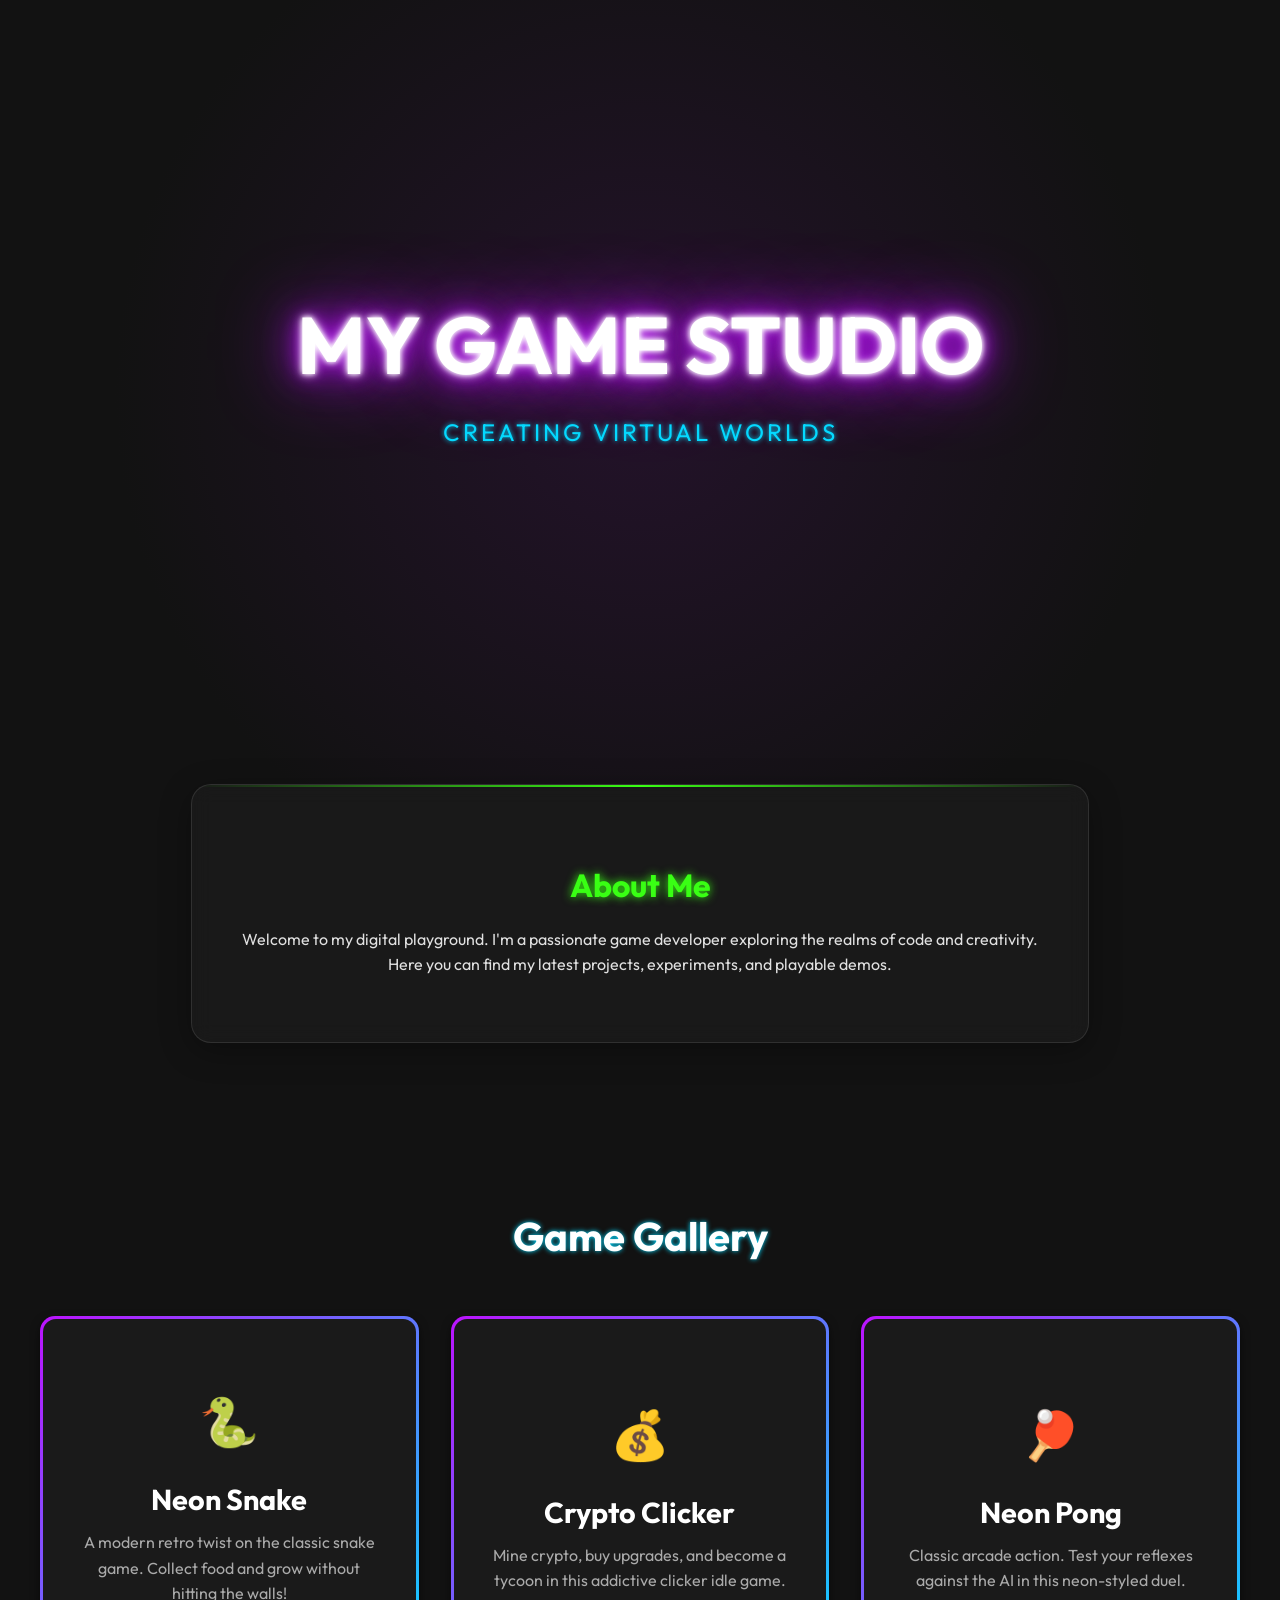
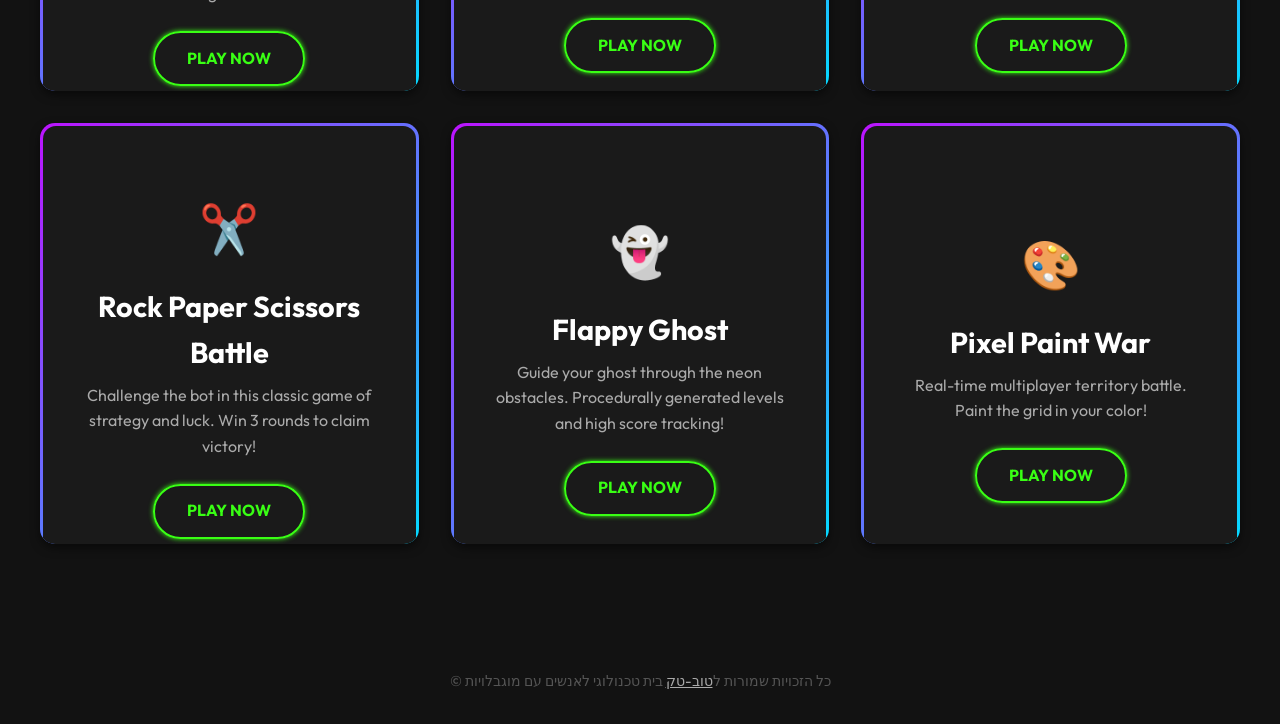
<file: index.html>
<!DOCTYPE html>
<html lang="en">

<head>
  <meta charset="UTF-8">
  <meta name="viewport" content="width=device-width, initial-scale=1.0">
  <title>My Game Studio | Portfolio</title>
  <link rel="stylesheet" href="styles.css">
  <link rel="manifest" href="manifest.json">
  <link rel="icon" href="icons/icon.svg" type="image/svg+xml">
  <link rel="apple-touch-icon" href="icons/icon.svg">
  <meta name="theme-color" content="#00ff88">
  <meta name="apple-mobile-web-app-capable" content="yes">
  <meta name="apple-mobile-web-app-status-bar-style" content="black-translucent">
</head>

<body>

  <section class="hero-section">
    <div class="hero-content">
      <h1 class="neon-title">My Game Studio</h1>
      <div class="subtitle">Creating Virtual Worlds</div>

    </div>
  </section>

  <section class="about-section">
    <h2>About Me</h2>
    <p>
      Welcome to my digital playground. I'm a passionate game developer exploring the realms of code and
      creativity.
      Here you can find my latest projects, experiments, and playable demos.
    </p>
  </section>

  <div class="gallery-container">
    <h2 class="section-title">Game Gallery</h2>

    <div class="games-grid">
      <!-- Snake Game Card -->
      <a href="games/01-neon-snake/src/snake.html" class="game-card">
        <div class="card-content">
          <div class="card-icon">🐍</div>
          <div class="game-title">Neon Snake</div>
          <div class="game-desc">A modern retro twist on the classic snake game. Collect food and grow without
            hitting the walls!
          </div>
          <div class="play-btn">Play Now</div>
        </div>
      </a>

      <!-- Crypto Clicker Card -->
      <a href="games/02-crypto-clicker/src/clicker.html" class="game-card">
        <div class="card-content">
          <div class="card-icon">💰</div>
          <div class="game-title">Crypto Clicker</div>
          <div class="game-desc">Mine crypto, buy upgrades, and become a tycoon in this addictive clicker idle
            game.
          </div>
          <div class="play-btn">Play Now</div>
        </div>
      </a>

      <!-- Pong Game Card -->
      <a href="games/03-pong/src/pong.html" class="game-card">
        <div class="card-content">
          <div class="card-icon">🏓</div>
          <div class="game-title">Neon Pong</div>
          <div class="game-desc">Classic arcade action. Test your reflexes against the AI in this neon-styled
            duel.
          </div>
          <div class="play-btn">Play Now</div>
        </div>
      </a>

      <!-- Rock Paper Scissors Card -->
      <a href="games/04-rock-paper-scissors/src/index.html" class="game-card">
        <div class="card-content">
          <div class="card-icon">✂️</div>
          <div class="game-title">Rock Paper Scissors Battle</div>
          <div class="game-desc">Challenge the bot in this classic game of strategy and luck. Win 3 rounds to
            claim victory!
          </div>
          <div class="play-btn">Play Now</div>
        </div>
      </a>

      <!-- Flappy Ghost Card -->
      <a href="games/05-flappy-ghost/index.html" class="game-card">
        <div class="card-content">
          <div class="card-icon">👻</div>
          <div class="game-title">Flappy Ghost</div>
          <div class="game-desc">Guide your ghost through the neon obstacles. Procedurally generated levels
            and high score tracking!
          </div>
          <div class="play-btn">Play Now</div>
        </div>
      </a>

      <!-- Pixel Paint War Card -->
      <a href="games/06-pixel-paint-war/src/index.html" class="game-card">
        <div class="card-content">
          <div class="card-icon">🎨</div>
          <div class="game-title">Pixel Paint War</div>
          <div class="game-desc">Real-time multiplayer territory battle. Paint the grid in your color!</div>
          <div class="play-btn">Play Now</div>
        </div>
      </a>
    </div>
  </div>

  <div style="text-align: center; margin-bottom: 4rem;">
    <button id="install-pwa" style="margin: 0 auto; display: none;">Install App</button>
  </div>

  <footer>
    <p>&copy; כל הזכויות שמורות ל<a href="https://tovtech.org" target="_blank"
        style="color: #aaa; text-decoration: underline;">טוב-טק</a> בית טכנולוגי לאנשים עם מוגבלויות</p>
  </footer>

</body>


<script type="module">
  if ("serviceWorker" in navigator) {
    try {
      let deferredPrompt;
      const installBtn = document.querySelector("#install-pwa");

      addEventListener("beforeinstallprompt", e => {
        console.log("beforeinstallprompt fired");
        // Prevent the mini-infobar from taking over the screen
        e.preventDefault();
        // Stash the event so it can be triggered later.
        deferredPrompt = e;
        // Update UI notify the user they can install the PWA
        installBtn.style.display = "block";
      });

      installBtn.addEventListener("click", async () => {
        // Show the install prompt
        deferredPrompt.prompt();
        // Wait for the user to respond to the prompt
        const { outcome } = await deferredPrompt.userChoice;
        console.log(`User response to the install prompt: ${outcome}`);
        // We've used the prompt, and can't use it again, throw it away
        deferredPrompt = null;
        // Hide the button again
        installBtn.style.display = "none";
      });

      const registration = await navigator.serviceWorker.register("./sw.js");
      console.log("ServiceWorker registration successful with scope: ", registration.scope);
    } catch (error) {
      console.error("ServiceWorker registration failed:", error);
    }

  }
</script>

</html>
</file>
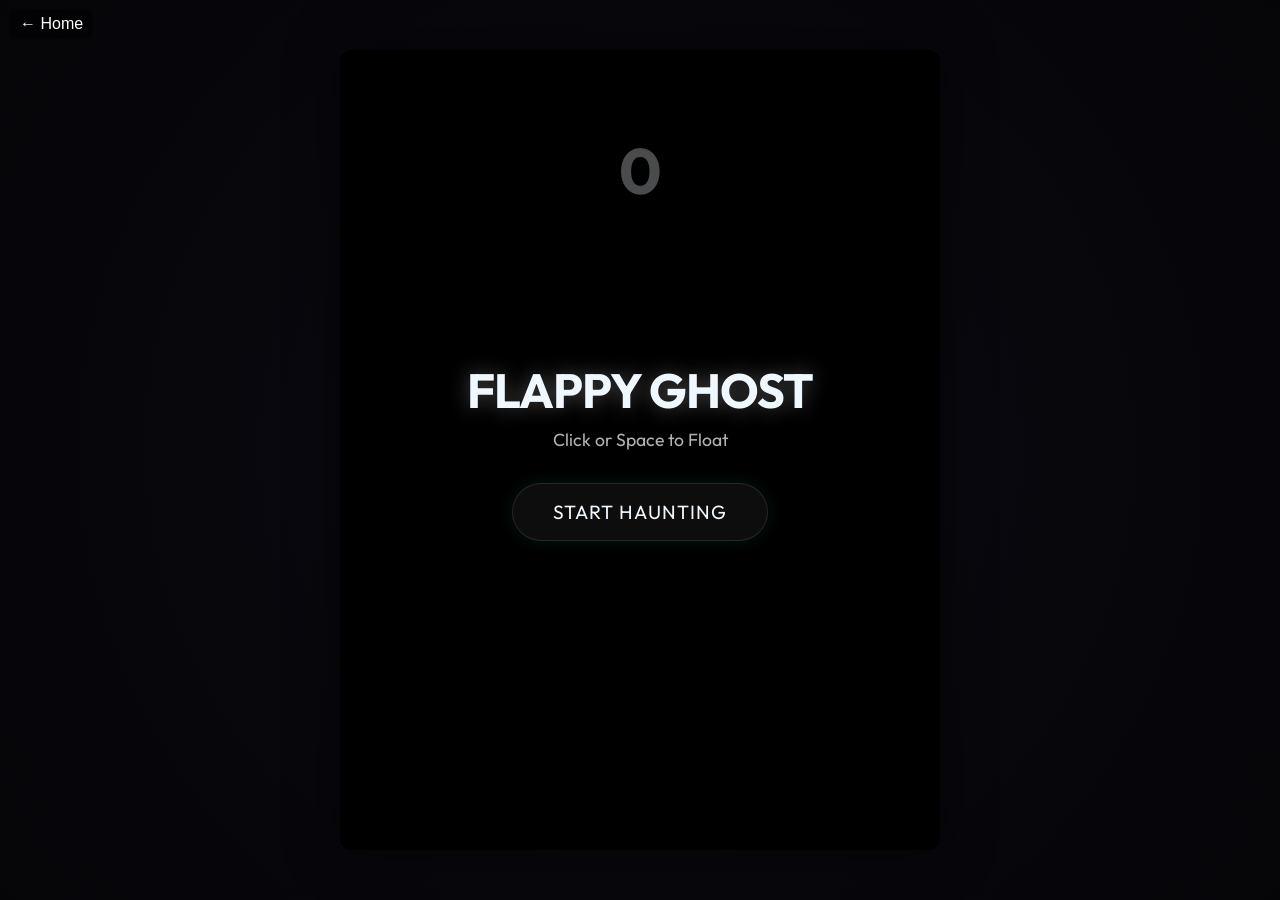
<file: games/05-flappy-ghost/index.html>
<!DOCTYPE html>
<html lang="en">

<head>
    <meta charset="UTF-8">
    <meta name="viewport" content="width=device-width, initial-scale=1.0">
    <title>Flappy Ghost | Procedural Ghost Game</title>
    <link rel="preconnect" href="https://fonts.googleapis.com">
    <link rel="preconnect" href="https://fonts.gstatic.com" crossorigin>
    <link href="https://fonts.googleapis.com/css2?family=Outfit:wght@300;500;700&display=swap" rel="stylesheet">
    <style>
        :root {
            --neon-green: #00ff88;
            --ghost-white: #f0f8ff;
            --bg-dark: #0a0a12;
            --bg-deep: #050508;
            --glass-bg: rgba(255, 255, 255, 0.05);
            --glass-border: rgba(255, 255, 255, 0.1);
        }

        * {
            margin: 0;
            padding: 0;
            box-sizing: border-box;
        }

        body {
            font-family: 'Outfit', sans-serif;
            background: radial-gradient(circle at center, var(--bg-dark) 0%, var(--bg-deep) 100%);
            color: var(--ghost-white);
            height: 100vh;
            width: 100vw;
            overflow: hidden;
            display: flex;
            justify-content: center;
            align-items: center;
            position: relative;
        }

        #game-container {
            position: relative;
            width: 100%;
            height: 100%;
            max-width: 600px;
            /* Constrain on large screens for better gameplay feel */
            max-height: 800px;
            box-shadow: 0 0 50px rgba(0, 0, 0, 0.5);
            border-radius: 12px;
            overflow: hidden;
            background: #000;
        }

        /* Mobile Responsive Adjustments */
        @media (max-width: 768px) {
            #game-container {
                max-width: 100%;
                max-height: 100%;
                border-radius: 0;
            }
        }

        canvas {
            display: block;
            width: 100%;
            height: 100%;
            touch-action: none;
            /* Critical for preventing default touch behaviors */
        }

        .ui-layer {
            position: absolute;
            top: 0;
            left: 0;
            width: 100%;
            height: 100%;
            pointer-events: none;
            display: flex;
            flex-direction: column;
            justify-content: center;
            align-items: center;
            transition: opacity 0.3s ease;
        }

        .ui-layer.hidden {
            opacity: 0;
            pointer-events: none;
        }

        .ui-layer.active {
            opacity: 1;
            pointer-events: auto;
            backdrop-filter: blur(4px);
            background: rgba(0, 0, 0, 0.4);
        }

        .ui-layer.hidden .btn {
            pointer-events: none;
        }

        h1 {
            font-size: 3rem;
            font-weight: 700;
            margin-bottom: 0.5rem;
            text-shadow: 0 0 20px rgba(255, 255, 255, 0.3);
            letter-spacing: -1px;
        }

        p {
            font-size: 1.1rem;
            color: rgba(255, 255, 255, 0.7);
            margin-bottom: 2rem;
        }

        .btn {
            background: var(--glass-bg);
            border: 1px solid var(--glass-border);
            color: var(--ghost-white);
            padding: 1rem 2.5rem;
            font-size: 1.2rem;
            border-radius: 50px;
            cursor: pointer;
            transition: all 0.3s ease;
            font-family: 'Outfit', sans-serif;
            text-transform: uppercase;
            letter-spacing: 1px;
            pointer-events: auto;
            backdrop-filter: blur(10px);
            box-shadow: 0 0 15px rgba(0, 255, 136, 0.1);
        }

        .btn:hover {
            background: rgba(0, 255, 136, 0.1);
            border-color: var(--neon-green);
            box-shadow: 0 0 25px rgba(0, 255, 136, 0.3);
            transform: translateY(-2px);
        }

        #score-display {
            position: absolute;
            top: 10%;
            width: 100%;
            text-align: center;
            font-size: 4rem;
            font-weight: 700;
            opacity: 0.3;
            pointer-events: none;
            z-index: 10;
        }

        #home-link {
            z-index: 1;
            position: relative;
        }
    </style>
</head>

<body>
    <a href="../../index.html" id="home-link"
        style="position:fixed;top:10px;left:10px;z-index:9999;color:white;font-family:sans-serif;text-decoration:none;background:rgba(0,0,0,0.5);padding:5px 10px;border-radius:5px;">&larr;
        Home</a>

    <div id="game-container">
        <div id="score-display">0</div>
        <canvas id="gameCanvas"></canvas>

        <!-- Start Screen -->
        <div id="start-screen" class="ui-layer active">
            <h1>FLAPPY GHOST</h1>
            <p id="instruction-text">Click or Space to Float</p>
            <button class="btn" id="start-btn">Start Haunting</button>
        </div>

        <!-- Game Over Screen -->
        <div id="game-over-screen" class="ui-layer hidden">
            <h1>Game Over</h1>
            <p id="final-score">Score: 0</p>
            <p id="best-score">Best: 0</p>
            <button class="btn" id="restart-btn">Play Again</button>
        </div>
    </div>

    <script>
        /**
         * FLAPPY GHOST
         * A procedural ghost flappy bird clone.
         */

        const canvas = document.getElementById('gameCanvas');
        const ctx = canvas.getContext('2d');
        const scoreDisplay = document.getElementById('score-display');
        const startScreen = document.getElementById('start-screen');
        const gameOverScreen = document.getElementById('game-over-screen');
        const finalScoreDisplay = document.getElementById('final-score');
        const bestScoreDisplay = document.getElementById('best-score');
        const startBtn = document.getElementById('start-btn');
        const restartBtn = document.getElementById('restart-btn');

        // Game State
        let frames = 0;
        let score = 0;
        let highScore = parseInt(localStorage.getItem('spectralFlapHighScore')) || 0;
        let gameRunning = false;
        let gameSpeed = 3;
        const gravity = 0.25;

        // Scaling
        let scaleRatio = 1;

        function resize() {
            const container = document.getElementById('game-container');
            canvas.width = container.clientWidth;
            canvas.height = container.clientHeight;
            // Adjust scale based on a reference width, e.g., 400px
            scaleRatio = canvas.width / 400;
        }
        addEventListener('resize', resize);
        resize();

        function updatePlatformText() {
            const instructions = document.getElementById('instruction-text');
            const isMobile = /Android|webOS|iPhone|iPad|iPod|BlackBerry|Opera Mini/i.test(navigator.userAgent) || (innerWidth <= 768 && (('ontouchstart' in window) || navigator.maxTouchPoints > 0));

            if (isMobile) {
                instructions.innerText = "Tap to Float";
            } else {
                instructions.innerText = "Click or Space to Float";
            }
        }
        updatePlatformText();

        //Utilities
        function random(min, max) {
            return Math.random() * (max - min) + min;
        }

        // --- AUDIO ---
        const SoundManager = {
            ctx: null,
            init: function () {
                if (!this.ctx) {
                    this.ctx = new (AudioContext || webkitAudioContext)();
                } else if (this.ctx.state === 'suspended') {
                    this.ctx.resume();
                }
            },
            playOscillator: function (type, startFreq, endFreq, duration, vol = 0.1) {
                if (!this.ctx) return;
                const osc = this.ctx.createOscillator();
                const gain = this.ctx.createGain();

                osc.type = type;
                osc.frequency.setValueAtTime(startFreq, this.ctx.currentTime);
                if (endFreq) {
                    osc.frequency.exponentialRampToValueAtTime(endFreq, this.ctx.currentTime + duration);
                }

                gain.gain.setValueAtTime(vol, this.ctx.currentTime);
                gain.gain.exponentialRampToValueAtTime(0.01, this.ctx.currentTime + duration);

                osc.connect(gain);
                gain.connect(this.ctx.destination);

                osc.start();
                osc.stop(this.ctx.currentTime + duration);
            },
            playJump: function () {
                // Short high pitch beep (sine)
                this.playOscillator('sine', 400, 600, 0.1, 0.1);
            },
            playCrash: function () {
                // Low pitch buzz (sawtooth)
                this.playOscillator('sawtooth', 100, 50, 0.3, 0.2);
            },
            playScore: function () {
                // Ding (sine, high freq)
                this.playOscillator('sine', 1000, null, 0.1, 0.05);
            }
        };

        // --- CLASSES ---

        class Ghost {
            constructor() {
                this.width = 30; // base size
                this.height = 30;
                this.x = 50; // Logical X
                // Initialize Logical Y. Center of screen in Logical units.
                this.y = (canvas.height / scaleRatio) / 2;
                this.velocity = 0; // Logical Velocity
                this.jumpStrength = -5.5; // Logical Jump Strength
                this.radius = 15;
                this.tailOffset = 0;
            }

            draw() {
                // Procedural Drawing
                const r = this.radius * scaleRatio;
                // Convert Logical coordinates to Screen Pixels for drawing
                const x = this.x * scaleRatio;
                const y = this.y * scaleRatio;

                ctx.save();
                ctx.translate(x, y);

                // Add slight rotation based on velocity
                const rotation = Math.min(Math.PI / 4, Math.max(-Math.PI / 4, (this.velocity * 0.1)));
                ctx.rotate(rotation);

                // Glow
                ctx.shadowBlur = 20 * scaleRatio;
                ctx.shadowColor = "rgba(255, 255, 255, 0.6)";
                ctx.fillStyle = "#f0f8ff";

                // Draw Head (Semi-circle)
                ctx.beginPath();
                ctx.arc(0, 0, r, Math.PI, 0);

                // Draw Body (downward)
                // We want the bottom to be wavy
                // Let's draw lines down to the bottom
                // length of body
                const bodyLength = r * 1.5;

                // Right side down
                ctx.lineTo(r, bodyLength);

                // Wavy bottom
                // We can use a sine wave to modulate the x points at the bottom
                const waveCount = 3;
                const waveHeight = 5 * scaleRatio;
                const waveWidth = (r * 2) / waveCount;

                this.tailOffset += 0.2; // animate the wave

                for (let i = 0; i < waveCount; i++) {
                    // Curves for the bottom "tentacles"
                    // control point 1, control point 2, end point
                    // This is a simple approximation of the classic ghost wave
                    let startX = r - (i * waveWidth);
                    let endX = r - ((i + 1) * waveWidth);

                    // Make the wave "move" by offsetting y with sin
                    let midX = (startX + endX) / 2;
                    let waveY = bodyLength + Math.sin(frames * 0.2 + i) * (3 * scaleRatio);

                    ctx.quadraticCurveTo(midX, waveY, endX, bodyLength);
                }

                // Left side up
                ctx.lineTo(-r, 0);
                ctx.fill();
                ctx.closePath();

                // Eyes
                ctx.shadowBlur = 0;
                ctx.fillStyle = "#0a0a12";

                // Blink logic
                let eyeHeight = 4 * scaleRatio;
                if (Math.random() < 0.01) eyeHeight = 0.5; // Blink occasionally

                ctx.beginPath();
                ctx.ellipse(r * 0.3, -r * 0.1, 3 * scaleRatio, eyeHeight, 0, 0, Math.PI * 2);
                ctx.fill();

                // Provide a little depth with the other eye just barely visible or distinct
                ctx.beginPath();
                ctx.ellipse(r * 0.7, -r * 0.1, 3 * scaleRatio, eyeHeight, 0, 0, Math.PI * 2); // shifted to look "forward"
                ctx.fill();

                ctx.restore();
            }

            update() {
                // Physics in Logical Units
                this.velocity += gravity;
                this.y += this.velocity;

                // Floor collision (Convert Logical Y to Pixels for comparison)
                if (this.y * scaleRatio + this.radius * scaleRatio > canvas.height) {
                    gameOver();
                }

                // Ceiling collision
                if (this.y < 0) {
                    this.y = 0;
                    this.velocity = 0;
                }
            }

            flap() {
                // Logical Jump
                this.velocity = this.jumpStrength;
            }
        }

        class Pipe {
            constructor() {
                this.spacing = 150 * scaleRatio; // Gap size
                this.topLength = random(canvas.height / 6, canvas.height - this.spacing - canvas.height / 6);
                this.bottomLength = canvas.height - this.spacing - this.topLength;
                this.x = canvas.width;
                this.width = 60 * scaleRatio;
                this.passed = false;
            }

            draw() {
                ctx.save();
                ctx.fillStyle = "rgba(0, 0, 0, 0.6)"; // semi-transparent interior
                ctx.strokeStyle = "#00ff88"; // Neon green
                ctx.lineWidth = 3;
                ctx.shadowBlur = 15;
                ctx.shadowColor = "#00ff88";

                // Top Pipe
                ctx.fillRect(this.x, 0, this.width, this.topLength);
                ctx.strokeRect(this.x, 0, this.width, this.topLength);

                // Bottom Pipe
                const bottomY = canvas.height - this.bottomLength;
                ctx.fillRect(this.x, bottomY, this.width, this.bottomLength);
                ctx.strokeRect(this.x, bottomY, this.width, this.bottomLength);

                // Add detail: inner glow or line to make it look "techy"
                ctx.beginPath();
                ctx.moveTo(this.x + this.width / 2, 0);
                ctx.lineTo(this.x + this.width / 2, this.topLength);

                ctx.moveTo(this.x + this.width / 2, bottomY);
                ctx.lineTo(this.x + this.width / 2, canvas.height);
                ctx.strokeStyle = "rgba(0, 255, 136, 0.3)";
                ctx.lineWidth = 1;
                ctx.stroke();

                ctx.restore();
            }

            update() {
                this.x -= gameSpeed * scaleRatio;

                // Collision Detection
                // Check X bounds
                let ghostLeft = ghost.x * scaleRatio - (ghost.radius * scaleRatio);
                let ghostRight = ghost.x * scaleRatio + (ghost.radius * scaleRatio);

                // Simple AABB collision is tricky with rotation, but circle-rect is decent
                // For simplicity in a jam/demo style: treat ghost as a small rect in the center
                const hitBoxMargin = 5 * scaleRatio;
                const gX = (ghost.x * scaleRatio) - (ghost.radius * scaleRatio) + hitBoxMargin;
                const gY = (ghost.y * scaleRatio) - (ghost.radius * scaleRatio) + hitBoxMargin;
                const gW = (ghost.radius * 2 * scaleRatio) - (hitBoxMargin * 2);
                const gH = (ghost.radius * 2 * scaleRatio) - (hitBoxMargin * 2);

                if (
                    gX < this.x + this.width &&
                    gX + gW > this.x
                ) {
                    // Inside horizontal pipe area
                    if (
                        gY < this.topLength ||
                        gY + gH > canvas.height - this.bottomLength
                    ) {
                        gameOver();
                        return; // Stop update if died
                    }
                }

                if (!gameRunning) return; // Stop if game ended by another pipe or event

                // Score update
                if (!this.passed && this.x + this.width < ghost.x * scaleRatio) {
                    score++;
                    SoundManager.playScore(); // Play score sound
                    scoreDisplay.innerText = score;
                    this.passed = true;
                    // Speed up slightly
                    if (score % 5 === 0) gameSpeed += 0.2;
                }
            }
        }

        // --- PARTICLES ---
        const particles = [];
        class Particle {
            constructor(x, y) {
                this.x = x;
                this.y = y;
                this.size = random(2, 5) * scaleRatio;
                this.speedX = random(-1, 0.5); // drift left mostly
                this.speedY = random(-1, 1);
                this.alpha = 1;
            }
            update() {
                this.x += this.speedX;
                this.y += this.speedY;
                this.alpha -= 0.02;
            }
            draw() {
                ctx.save();
                ctx.globalAlpha = this.alpha;
                ctx.fillStyle = "#fff";
                ctx.beginPath();
                ctx.arc(this.x, this.y, this.size, 0, Math.PI * 2);
                ctx.fill();
                ctx.restore();
            }
        }

        // --- GLOBAL VARIABLES ---
        let ghost;
        let pipes = [];
        let animationId;

        // --- CORE FUNCTIONS ---

        function init() {
            ghost = new Ghost();
            pipes = [];
            score = 0;
            frames = 0;
            gameSpeed = 3;
            scoreDisplay.innerText = score;
        }

        function animate() {
            if (!gameRunning) return;

            ctx.clearRect(0, 0, canvas.width, canvas.height);

            // Handle Pipes
            if (frames % 120 === 0) { // New pipe every ~2 seconds (at 60fps)
                pipes.push(new Pipe());
            }

            // Remove off-screen pipes
            if (pipes.length > 0 && pipes[0].x + pipes[0].width < 0) {
                pipes.shift();
            }

            pipes.forEach(pipe => {
                pipe.update();
                pipe.draw();
            });

            // Particles
            // Emit trail
            if (frames % 5 === 0) {
                particles.push(new Particle(ghost.x * scaleRatio, ghost.y * scaleRatio));
            }
            for (let i = particles.length - 1; i >= 0; i--) {
                particles[i].update();
                particles[i].draw();
                if (particles[i].alpha <= 0) particles.splice(i, 1);
            }

            // Handle Ghost
            ghost.update();
            ghost.draw();

            frames++;
            animationId = requestAnimationFrame(animate);
        }

        function startGame() {
            SoundManager.init(); // Initialize audio on user interaction
            init();
            gameRunning = true;
            startScreen.classList.remove('active');
            startScreen.classList.add('hidden');
            gameOverScreen.classList.remove('active');
            gameOverScreen.classList.add('hidden');
            animate();
        }

        function gameOver() {
            SoundManager.playCrash(); // Play crash sound
            gameRunning = false;
            cancelAnimationFrame(animationId);

            // Update High Score
            if (score > highScore) {
                highScore = score;
                localStorage.setItem('spectralFlapHighScore', highScore);
            }

            finalScoreDisplay.innerText = `Score: ${score}`;
            bestScoreDisplay.innerText = `Best: ${highScore}`;
            scoreDisplay.innerText = ''; // Hide main score during game over
            gameOverScreen.classList.remove('hidden');
            gameOverScreen.classList.add('active');
        }

        // --- CONTROLS ---

        function jump() {
            if (gameRunning) {
                SoundManager.playJump(); // Play jump sound
                ghost.flap();
                // Burst particles
                for (let i = 0; i < 5; i++) {
                    particles.push(new Particle(ghost.x * scaleRatio, ghost.y * scaleRatio));
                }
            }
        }

        addEventListener('keydown', (e) => {
            if (e.code === 'Space') {
                if (!gameRunning && startScreen.classList.contains('active')) {
                    startGame();
                } else if (!gameRunning && gameOverScreen.classList.contains('active')) {
                    startGame();
                } else {
                    jump();
                }
            }
        });

        canvas.addEventListener('mousedown', (e) => {
            jump();
        });

        // Touch support for mobile
        // Touch support for mobile - Bind to window to catch touches everywhere
        addEventListener('touchstart', (e) => {
            // Check if touching the home link
            if (e.target.closest('#home-link')) {
                return; // Allow default link behavior
            }

            e.preventDefault(); // prevent scrolling

            // Logic to handle start/restart on touch as well
            if (!gameRunning && startScreen.classList.contains('active')) {
                startGame();
            } else if (!gameRunning && gameOverScreen.classList.contains('active')) {
                startGame();
            } else {
                jump();
            }
        }, { passive: false });

        startBtn.addEventListener('click', startGame);
        restartBtn.addEventListener('click', startGame);

        // Initial paint
        resize();

    </script>
</body>

</html>
</file>
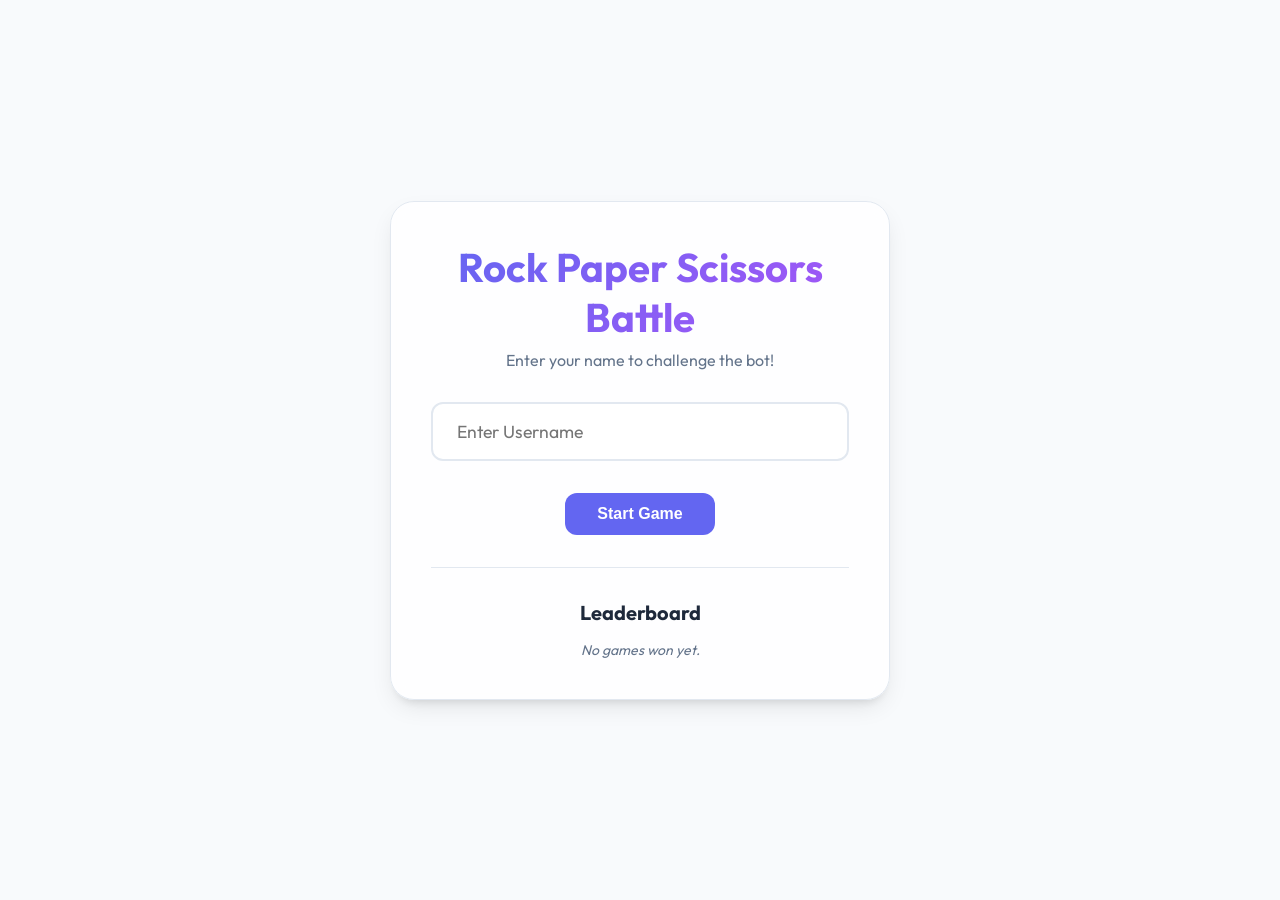
<file: games/04-rock-paper-scissors/src/index.html>
<!DOCTYPE html>
<html lang="en">

<head>
    <meta charset="UTF-8">
    <meta name="viewport" content="width=device-width, initial-scale=1.0">
    <title>Rock Paper Scissors | Educational Game</title>
    <meta name="description"
        content="A professional Rock Paper Scissors game teaching DOM manipulation and event handling.">
    <link rel="stylesheet" href="style.css">
</head>

<body>
    <div class="container">
        <!-- Landing Screen -->
        <div id="landing-screen" class="screen">
            <header>
                <h1>Rock Paper Scissors Battle</h1>
                <p>Enter your name to challenge the bot!</p>
            </header>
            <div class="input-group">
                <input type="text" id="username-input" placeholder="Enter Username" autocomplete="off" maxlength="15">
                <p id="error-message" class="error-text hidden">Please enter a valid name</p>
            </div>
            <button id="start-btn" class="btn-primary" style="display: block;">Start Game</button>
        </div>

        <!-- Game Screen -->
        <div id="game-screen" class="screen hidden">
            <header>
                <div class="header-top">
                    <h1>Rock Paper Scissors Battle</h1>
                    <button id="change-name-btn" class="btn-text">Edit Name</button>
                </div>
                <p>First to 3 wins takes the trophy!</p>
            </header>

            <div class="scoreboard">
                <div class="score-item">
                    <span id="player-label" class="score-label">Player</span>
                    <span id="player-score" class="score-value">0</span>
                </div>
                <div class="score-item">
                    <span class="score-label">Computer</span>
                    <span id="computer-score" class="score-value">0</span>
                </div>
            </div>

            <div class="game-area">
                <div class="choices">
                    <button id="rock" class="choice-btn" aria-label="Rock">
                        <span>✊</span>
                        <span class="choice-label">Rock</span>
                    </button>
                    <button id="paper" class="choice-btn" aria-label="Paper">
                        <span>✋</span>
                        <span class="choice-label">Paper</span>
                    </button>
                    <button id="scissors" class="choice-btn" aria-label="Scissors">
                        <span>✌️</span>
                        <span class="choice-label">Scissors</span>
                    </button>
                </div>

                <div class="message-area">
                    <div id="result-text">Choose your weapon!</div>
                    <div id="round-info">The game is waiting for your move.</div>
                </div>
            </div>

            <div class="reset-container">
                <button id="reset-btn" class="btn-primary">Play Again</button>
            </div>
        </div>

        <!-- Leaderboard section -->
        <div class="leaderboard-section">
            <h2>Leaderboard</h2>
            <div id="leaderboard-container">
                <p class="empty-list">No games played yet.</p>
            </div>
        </div>
    </div>

    <script src="script.js"></script>
</body>

</html>
</file>
<file: styles.css>
/* Global Styles */
@import url('https://fonts.googleapis.com/css2?family=Outfit:wght@300;400;700&display=swap');

:root {
  --bg-color: #121212;
  --card-bg: #1e1e1e;
  --text-color: #e0e0e0;
  --neon-green: #39ff14;
  --neon-purple: #bc13fe;
  --neon-blue: #04d9ff;
  --font-main: 'Outfit', sans-serif;
}

body {
  background-color: var(--bg-color);
  color: var(--text-color);
  font-family: var(--font-main), sans-serif;
  margin: 0;
  padding: 0;
  line-height: 1.6;
  overflow-x: hidden;
}

a {
  text-decoration: none;
  color: inherit;
}

/* Hero Section */
.hero-section {
  display: flex;
  align-items: center;
  justify-content: center;
  min-height: 80vh;
  text-align: center;
  background: radial-gradient(circle at center, rgba(188, 19, 254, 0.1) 0%, rgba(18, 18, 18, 1) 70%);
  padding: 2rem;
}

.hero-content {
  display: flex;
  flex-direction: column;
  align-items: center;
  gap: 1.5rem;
  max-width: 800px;
}

h1.neon-title {
  font-size: 5rem;
  font-weight: 700;
  color: #fff;
  text-transform: uppercase;
  text-shadow: 0 0 5px #fff,
    0 0 10px #fff,
    0 0 20px var(--neon-purple),
    0 0 40px var(--neon-purple),
    0 0 80px var(--neon-purple);
  margin: 0;
  animation: flicker 3s infinite alternate;
  line-height: 1.1;
}

.subtitle {
  font-size: 1.5rem;
  color: var(--neon-blue);
  letter-spacing: 3px;
  text-transform: uppercase;
  text-shadow: 0 0 5px var(--neon-blue);
  margin-bottom: 2rem;
}

/* Install Button */
.cta-button {
  background: linear-gradient(135deg, var(--neon-purple), var(--neon-blue));
  color: #fff;
  border: none;
  padding: 1rem 3rem;
  font-size: 1.2rem;
  font-weight: 700;
  border-radius: 50px;
  cursor: pointer;
  text-transform: uppercase;
  letter-spacing: 1px;
  box-shadow: 0 0 15px rgba(188, 19, 254, 0.6);
  transition: all 0.3s ease;
  margin-top: 2rem;
}

.cta-button:hover {
  transform: translateY(-3px) scale(1.05);
  box-shadow: 0 0 30px rgba(4, 217, 255, 0.8),
    0 0 60px rgba(188, 19, 254, 0.6);
}

.cta-button:active {
  transform: translateY(1px);
}

/* About Section */
/* About Section */
.about-section {
  max-width: 800px;
  margin: 0 auto 6rem auto;
  padding: 3rem;
  text-align: center;
  background: rgba(30, 30, 30, 0.6);
  border-radius: 20px;
  backdrop-filter: blur(10px);
  -webkit-backdrop-filter: blur(10px);
  box-shadow: 0 8px 32px rgba(0, 0, 0, 0.3);
  border: 1px solid rgba(255, 255, 255, 0.1);
  position: relative;
  overflow: hidden;
}

.about-section::before {
  content: '';
  position: absolute;
  top: 0;
  left: 0;
  right: 0;
  height: 2px;
  background: linear-gradient(90deg, transparent, var(--neon-green), transparent);
}

.about-section h2 {
  font-size: 2rem;
  margin-bottom: 1rem;
  color: var(--neon-green);
  text-shadow: 0 0 10px var(--neon-green);
}

/* Gallery Grid */
.gallery-container {
  max-width: 1200px;
  margin: 0 auto;
  padding: 2rem;
}

.section-title {
  text-align: center;
  font-size: 2.5rem;
  margin-bottom: 3rem;
  color: #fff;
  text-shadow: 0 0 5px var(--neon-blue);
}

.games-grid {
  display: grid;
  grid-template-columns: repeat(auto-fit, minmax(300px, 1fr));
  gap: 2rem;
  justify-content: center;
}

.game-card {
  background: var(--card-bg);
  border-radius: 15px;
  padding: 3px;
  /* For border gradient */
  background-image: linear-gradient(135deg, var(--neon-purple), var(--neon-blue));
  position: relative;
  transition: transform 0.3s ease, box-shadow 0.3s ease;
  cursor: pointer;
  overflow: hidden;
  box-shadow: 0 4px 10px rgba(0, 0, 0, 0.5);
  /* Lift off background */
  padding-bottom: 5px;
  /* Thicker bottom border effect */
}

.game-card:hover {
  transform: translateY(-10px) scale(1.02);
  box-shadow: 0 0 20px rgba(188, 19, 254, 0.5),
    0 0 40px rgba(4, 217, 255, 0.3);
}

.card-content {
  background: #1a1a1a;
  border-radius: 13px;
  /* Slightly less than parent */
  padding: 2rem;
  height: 100%;
  display: flex;
  flex-direction: column;
  align-items: center;
  justify-content: center;
  text-align: center;
}

.card-icon {
  font-size: 3rem;
  margin-bottom: 1rem;
}

.game-title {
  font-size: 1.8rem;
  font-weight: 700;
  margin-bottom: 0.5rem;
  color: #fff;
}

.game-desc {
  font-size: 1rem;
  color: #aaa;
  margin-bottom: 1.5rem;
}

.play-btn {
  display: inline-block;
  padding: 0.8rem 2rem;
  background: transparent;
  border: 2px solid var(--neon-green);
  color: var(--neon-green);
  font-weight: 700;
  text-transform: uppercase;
  border-radius: 30px;
  transition: all 0.3s ease;
  box-shadow: 0 0 5px var(--neon-green);
}

.game-card:hover .play-btn {
  background: var(--neon-green);
  color: #000;
  box-shadow: 0 0 20px var(--neon-green);
}

/* Footer */
footer {
  text-align: center;
  padding: 1rem;
  margin-top: 2rem;
  color: #555;
  font-size: 0.9rem;
}

/* Animation Keyframes */
@keyframes flicker {

  0%,
  18%,
  22%,
  25%,
  53%,
  57%,
  100% {
    text-shadow: 0 0 4px #fff,
      0 0 11px #fff,
      0 0 19px #fff,
      0 0 40px var(--neon-purple),
      0 0 80px var(--neon-purple),
      0 0 90px var(--neon-purple),
      0 0 100px var(--neon-purple),
      0 0 150px var(--neon-purple);
  }


  20%,
  24%,
  55% {
    text-shadow: none;
  }
}

/* Mobile Responsiveness */
@media (max-width: 768px) {
  .hero-section {
    min-height: 60vh;
    padding: 1rem;
  }

  h1.neon-title {
    font-size: 3rem;
  }

  .subtitle {
    font-size: 1rem;
    letter-spacing: 1px;
  }

  .section-title {
    font-size: 2rem;
  }

  .about-section {
    width: 90%;
    margin: 0 auto 4rem auto;
    padding: 2rem 1rem;
  }

  .gallery-container {
    padding: 1rem;
  }

  .games-grid {
    grid-template-columns: 1fr;
    gap: 1.5rem;
  }

  .cta-button {
    width: 100%;
    max-width: 300px;
    padding: 1rem;
  }
}
</file>
<file: games/04-rock-paper-scissors/src/style.css>
@import url('https://fonts.googleapis.com/css2?family=Outfit:wght@300;400;600;700&display=swap');

:root {
    --primary: #6366f1;
    --primary-hover: #4f46e5;
    --bg-color: #f8fafc;
    --text-color: #1e293b;
    --text-muted: #64748b;
    --card-bg: rgba(255, 255, 255, 0.8);
    --card-shadow: 0 10px 25px -5px rgba(0, 0, 0, 0.1), 0 8px 10px -6px rgba(0, 0, 0, 0.1);
    --button-bg: #ffffff;
    --border-color: #e2e8f0;
    --success: #22c55e;
    --danger: #ef4444;
}

@media (prefers-color-scheme: dark) {
    :root {
        --bg-color: #0f172a;
        --text-color: #f8fafc;
        --text-muted: #94a3b8;
        --card-bg: rgba(30, 41, 59, 0.7);
        --card-shadow: 0 20px 25px -5px rgba(0, 0, 0, 0.3), 0 10px 10px -5px rgba(0, 0, 0, 0.2);
        --button-bg: #1e293b;
        --border-color: #334155;
    }
}

* {
    margin: 0;
    padding: 0;
    box-sizing: border-box;
}

body {
    font-family: 'Outfit', sans-serif;
    background-color: var(--bg-color);
    color: var(--text-color);
    min-height: 100vh;
    display: flex;
    justify-content: center;
    align-items: center;
    transition: background-color 0.3s ease, color 0.3s ease;
    padding: 20px;
}

.container {
    width: 100%;
    max-width: 500px;
    background: var(--card-bg);
    backdrop-filter: blur(10px);
    -webkit-backdrop-filter: blur(10px);
    border: 1px solid var(--border-color);
    border-radius: 24px;
    padding: 2.5rem;
    box-shadow: var(--card-shadow);
    text-align: center;
    animation: fadeIn 0.6s ease-out;
}

@keyframes fadeIn {
    from {
        opacity: 0;
        transform: translateY(20px);
    }

    to {
        opacity: 1;
        transform: translateY(0);
    }
}

.screen {
    transition: opacity 0.4s ease, transform 0.4s ease;
}

.screen.hidden {
    display: none;
    opacity: 0;
    transform: scale(0.95);
}

.input-group {
    margin: 2rem 0;
}

#username-input {
    width: 100%;
    padding: 1rem 1.5rem;
    font-size: 1.1rem;
    font-family: 'Outfit', sans-serif;
    background: var(--button-bg);
    border: 2px solid var(--border-color);
    border-radius: 12px;
    color: var(--text-color);
    outline: none;
    transition: border-color 0.2s ease, box-shadow 0.2s ease;
}

#username-input:focus {
    border-color: var(--primary);
    box-shadow: 0 0 0 4px rgba(99, 102, 241, 0.15);
}

.error-text {
    color: var(--danger);
    font-size: 0.875rem;
    margin-top: 0.5rem;
    min-height: 1.25rem;
}

header h1 {
    font-size: 2.5rem;
    font-weight: 700;
    margin-bottom: 0.5rem;
    background: linear-gradient(135deg, var(--primary), #a855f7);
    -webkit-background-clip: text;
    background-clip: text;
    -webkit-text-fill-color: transparent;
}

header p {
    color: var(--text-muted);
    font-weight: 400;
    margin-bottom: 2rem;
}

.scoreboard {
    display: flex;
    justify-content: space-around;
    align-items: center;
    background: var(--button-bg);
    padding: 1.5rem;
    border-radius: 16px;
    margin-bottom: 2rem;
    border: 1px solid var(--border-color);
}

.score-item {
    display: flex;
    flex-direction: column;
}

.score-label {
    font-size: 0.875rem;
    text-transform: uppercase;
    letter-spacing: 0.05em;
    color: var(--text-muted);
}

.score-value {
    font-size: 2rem;
    font-weight: 700;
}

.game-area {
    margin-bottom: 2rem;
}

.choices {
    display: flex;
    justify-content: center;
    gap: 1.5rem;
    margin-bottom: 2rem;
}

.choice-btn {
    background: var(--button-bg);
    border: 1px solid var(--border-color);
    border-radius: 20px;
    width: 100px;
    height: 100px;
    display: flex;
    flex-direction: column;
    justify-content: center;
    align-items: center;
    cursor: pointer;
    transition: all 0.3s cubic-bezier(0.175, 0.885, 0.32, 1.275);
    font-size: 2.5rem;
}

.choice-btn:hover:not(:disabled) {
    transform: scale(1.1);
    border-color: var(--primary);
    box-shadow: 0 0 15px rgba(99, 102, 241, 0.3);
}

.choice-btn:active:not(:disabled) {
    transform: scale(0.95);
}

.choice-btn:disabled {
    opacity: 0.5;
    cursor: not-allowed;
}

.choice-label {
    font-size: 0.75rem;
    font-weight: 600;
    margin-top: 5px;
    color: var(--text-color);
    text-transform: uppercase;
}

.message-area {
    min-height: 80px;
    display: flex;
    flex-direction: column;
    justify-content: center;
    gap: 0.5rem;
}

#result-text {
    font-size: 1.25rem;
    font-weight: 600;
}

#round-info {
    font-size: 0.95rem;
    color: var(--text-muted);
}

.reset-container {
    margin-top: 1.5rem;
    height: 50px;
}

.btn-primary {
    background: var(--primary);
    color: white;
    border: none;
    padding: 0.75rem 2rem;
    font-size: 1rem;
    font-weight: 600;
    border-radius: 12px;
    cursor: pointer;
    transition: background 0.2s ease;
    display: none;
    margin: 0 auto;
}

.btn-primary:hover {
    background: var(--primary-hover);
}

.hidden {
    display: none;
}

/* Animations for round results */
.win {
    color: var(--success);
}

.lose {
    color: var(--danger);
}

.draw {
    color: var(--text-muted);
}

.header-top {
    display: flex;
    justify-content: space-between;
    align-items: center;
    margin-bottom: 0.5rem;
}

.btn-text {
    background: transparent;
    border: none;
    color: var(--primary);
    font-size: 0.875rem;
    font-weight: 600;
    cursor: pointer;
    padding: 4px 8px;
    border-radius: 6px;
    transition: background 0.2s ease;
}

.btn-text:hover {
    background: rgba(99, 102, 241, 0.1);
}

.leaderboard-section {
    margin-top: 2rem;
    padding-top: 2rem;
    border-top: 1px solid var(--border-color);
}

.leaderboard-section h2 {
    font-size: 1.25rem;
    font-weight: 700;
    margin-bottom: 1rem;
    color: var(--text-color);
}

#leaderboard-container {
    display: flex;
    flex-direction: column;
    gap: 0.5rem;
}

.leaderboard-item {
    display: flex;
    justify-content: space-between;
    align-items: center;
    padding: 0.75rem 1rem;
    background: var(--button-bg);
    border: 1px solid var(--border-color);
    border-radius: 12px;
    font-size: 0.9375rem;
}

.leaderboard-name {
    font-weight: 600;
}

.leaderboard-score {
    font-weight: 700;
    color: var(--primary);
}

.empty-list {
    color: var(--text-muted);
    font-size: 0.875rem;
    font-style: italic;
}

@media (max-width: 480px) {
    .container {
        padding: 1.5rem;
    }

    .choices {
        gap: 0.75rem;
    }

    .choice-btn {
        width: 80px;
        height: 80px;
        font-size: 2rem;
    }
}
</file>
